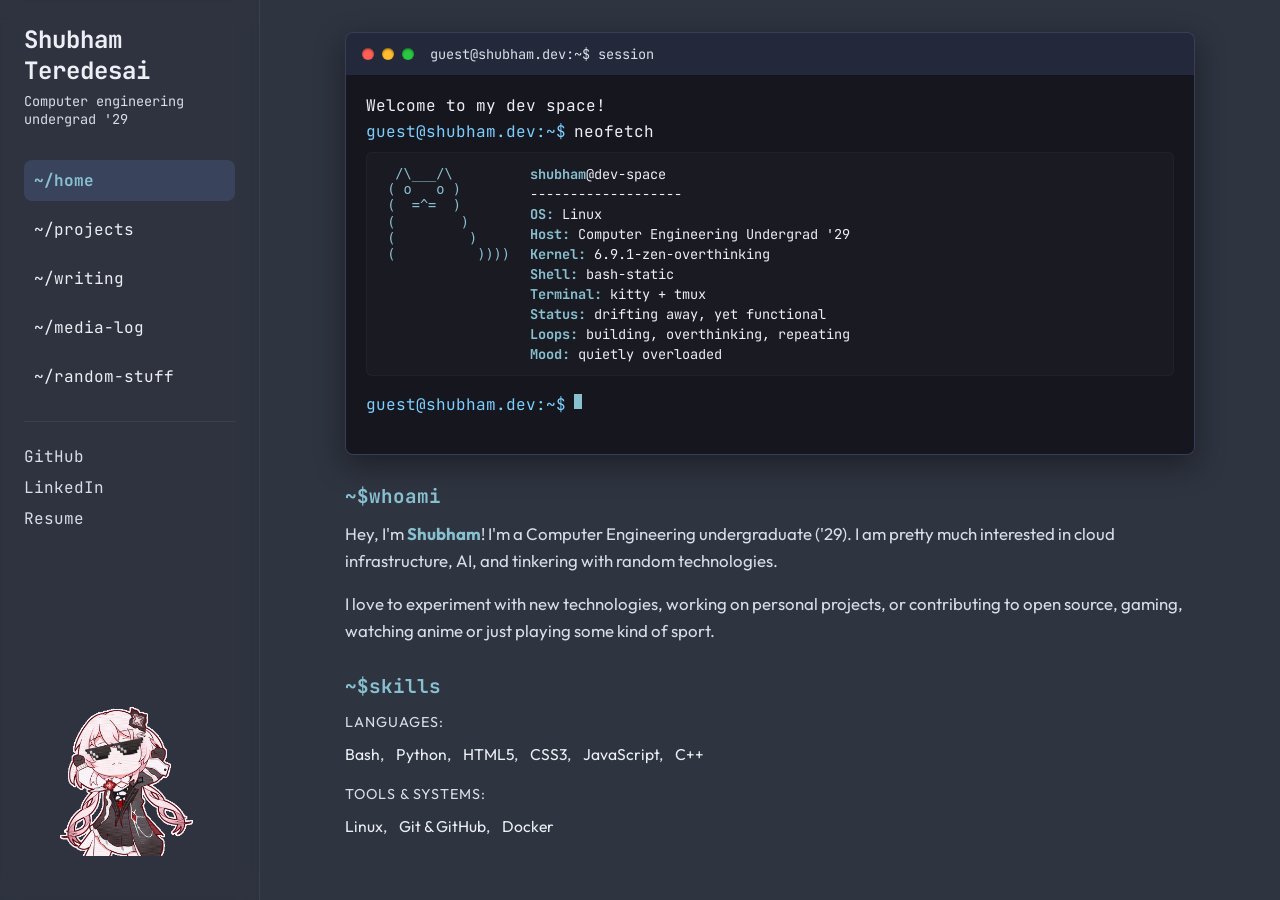
<file: index.html>
<!doctype html>
<html lang="en">
  <head>
    <meta charset="UTF-8" />
    <meta name="viewport" content="width=device-width, initial-scale=1.0" />
    <title>Clickify | Dev Space</title>
    <link rel="preconnect" href="https://fonts.googleapis.com" />
    <link rel="preconnect" href="https://fonts.gstatic.com" crossorigin />
    <link
      href="https://fonts.googleapis.com/css2?family=Outfit:wght@300;400;500;600;700&family=Inter:wght@300;400;500;600;700&family=JetBrains+Mono:ital,wght@0,100..800;1,100..800&display=swap"
      rel="stylesheet"
    />
    <link rel="stylesheet" href="css/style.css" />
  </head>
  <body>
    <!-- SIDEBAR -->
    <aside class="sidebar">
      <div class="sidebar-header">
        <h2>Shubham Teredesai</h2>
        <p>Computer engineering undergrad '29</p>
      </div>

      <nav class="sidebar-nav">
        <a class="nav-link active" href="index.html" data-tab="home">~/home</a>
        <a class="nav-link" href="pages/projects.html" data-tab="projects"
          >~/projects</a
        >
        <a class="nav-link" href="pages/writings/writing.html" data-tab="writing"
          >~/writing</a
        >
        <a class="nav-link" href="pages/media-log.html" data-tab="media-log"
          >~/media-log</a
        >
        <a
          class="nav-link"
          href="pages/random-stuff.html"
          data-tab="random-stuff"
          >~/random-stuff</a
        >
      </nav>

      <div class="sidebar-divider"></div>

      <div class="sidebar-links">
        <a href="https://github.com/iamclickify" target="_blank" rel="noopener"
          >GitHub</a
        >
        <a
          href="https://www.linkedin.com/in/shubham-teredesai/"
          target="_blank"
          rel="noopener"
          >LinkedIn</a
        >
        <a href="assets/resume.pdf" target="_blank" rel="noopener">Resume</a>
      </div>

      <div class="sidebar-gif">
        <img src="assets/lonely-lonely-lonely.gif" alt="Lonely sticker" />
      </div>
    </aside>

    <!-- MAIN -->
    <main class="main">
      <div class="home-grid">
        <!-- CENTER COLUMN (WIDE) -->
        <div class="center-column">
          <!-- TERMINAL -->
          <section class="terminal-module">
            <div class="terminal-header">
              <span class="dot red"></span>
              <span class="dot yellow"></span>
              <span class="dot green"></span>
              <span class="terminal-title">guest@shubham.dev:~$ session</span>
            </div>

            <div class="terminal" id="terminal-body">
              <div id="terminal-output">
                <div class="line-msg">Welcome to my dev space!</div>
                <div class="line">
                  <span class="prompt">guest@shubham.dev:~$</span>
                  <span class="cmd">neofetch</span>
                </div>

                <div class="neofetch-container">
                  <pre class="neofetch-logo">
  /\___/\
 ( o   o )
 (  =^=  )
 (        )
 (         )
 (          ))))
                </pre
                  >
                  <div class="neofetch-info">
                    <div><span class="info-label">shubham</span>@dev-space</div>
                    <div>-------------------</div>
                    <div><span class="info-label">OS:</span> Linux</div>
                    <div>
                      <span class="info-label">Host:</span> Computer Engineering
                      Undergrad '29
                    </div>
                    <div>
                      <span class="info-label">Kernel:</span>
                      6.9.1-zen-overthinking
                    </div>
                    <div>
                      <span class="info-label">Shell:</span> bash-static
                    </div>
                    <div>
                      <span class="info-label">Terminal:</span> kitty + tmux
                    </div>
                    <div>
                      <span class="info-label">Status:</span> drifting away, yet
                      functional
                    </div>
                    <div>
                      <span class="info-label">Loops:</span> building,
                      overthinking, repeating
                    </div>
                    <div>
                      <span class="info-label">Mood:</span> quietly overloaded
                    </div>
                  </div>
                </div>
              </div>

              <div class="line">
                <span class="prompt">guest@shubham.dev:~$</span>
                <span class="cursor"></span>
              </div>
            </div>
          </section>

          <!-- BIO -->
          <section class="bio-module">
            <h3>~$whoami</h3>
            <div class="bio-content">
              <p>
                Hey, I'm <span class="highlight">Shubham</span>! I'm a Computer
                Engineering undergraduate ('29). I am pretty much interested in cloud
                infrastructure, AI, and tinkering with random technologies.
              </p>
              <p>
                I love to experiment with new technologies, working on
                personal projects, or contributing to open source, gaming,
                watching anime or just playing some kind of sport.
              </p>
            </div>
          </section>

          <!-- SKILLS -->
          <section class="skills-module">
            <h3>~$skills</h3>
            <div class="skills-content">
              <div class="skills-group">
                <span class="skills-group-title">languages:</span>
                <div class="skills-list">
                  <span class="skill-badge">Bash</span>
                  <span class="skill-badge">Python</span>
                  <span class="skill-badge">HTML5</span>
                  <span class="skill-badge">CSS3</span>
                  <span class="skill-badge">JavaScript</span>
                  <span class="skill-badge">C++</span>
                </div>
              </div>
              <div class="skills-group">
                <span class="skills-group-title">tools & systems:</span>
                <div class="skills-list">
                  <span class="skill-badge">Linux</span>
                  <span class="skill-badge">Git & GitHub</span>
                  <span class="skill-badge">Docker</span>
                  
                </div>
              </div>
            </div>
          </section>
        </div>
      </div>
    </main>

    <script src="js/script.js"></script>
    <script src="assets/cache-bust.js"></script>
  </body>
</html>
</file>
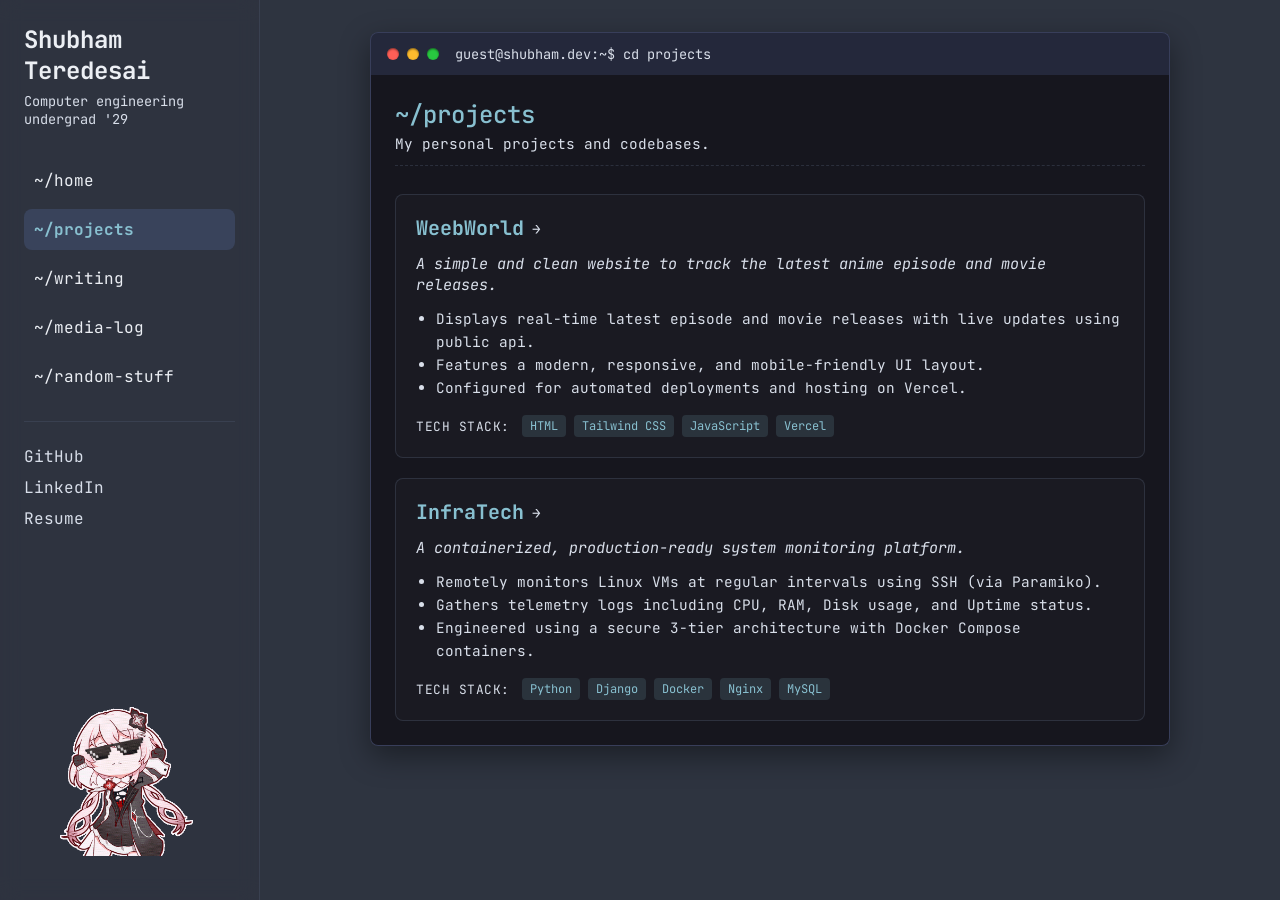
<file: pages/projects.html>
<!doctype html>
<html lang="en">
  <head>
    <meta charset="UTF-8" />
    <meta name="viewport" content="width=device-width, initial-scale=1.0" />
    <title>Clickify | projects</title>
    <link rel="preconnect" href="https://fonts.googleapis.com" />
    <link rel="preconnect" href="https://fonts.gstatic.com" crossorigin />
    <link
      href="https://fonts.googleapis.com/css2?family=JetBrains+Mono:ital,wght@0,100..800;1,100..800&display=swap"
      rel="stylesheet"
    />
    <link rel="stylesheet" href="../css/style.css" />
    <style>
      .project-card {
        background: rgba(255, 255, 255, 0.02);
        border: 1px solid var(--border-color);
        padding: 20px;
        border-radius: 8px;
        display: flex;
        flex-direction: column;
        gap: 12px;
        text-decoration: none;
        transition: background 0.2s ease, border-color 0.2s ease;
        cursor: pointer;
      }
      .project-card:hover {
        background: rgba(255, 255, 255, 0.05);
        border-color: var(--accent);
      }
      .project-card h2 {
        margin: 0;
        font-size: 1.25rem;
        font-family: 'JetBrains Mono', monospace;
        color: var(--accent);
        display: inline-flex;
        align-items: center;
        gap: 8px;
      }
    </style>
  </head>
  <body>
    <!-- SIDEBAR -->
    <aside class="sidebar">
      <div class="sidebar-header">
        <h2>Shubham Teredesai</h2>
        <p>Computer engineering undergrad '29</p>
      </div>

      <nav class="sidebar-nav">
        <a class="nav-link" href="../index.html" data-tab="home">~/home</a>
        <a class="nav-link active" href="projects.html" data-tab="projects">~/projects</a>
        <a class="nav-link" href="writings/writing.html" data-tab="writing">~/writing</a>
        <a class="nav-link" href="media-log.html" data-tab="media-log">~/media-log</a>
        <a class="nav-link" href="random-stuff.html" data-tab="random-stuff">~/random-stuff</a>
      </nav>

      <div class="sidebar-divider"></div>

      <div class="sidebar-links">
        <a href="https://github.com/iamclickify" target="_blank" rel="noopener"
          >GitHub</a
        >
        <a
          href="https://www.linkedin.com/in/shubham-teredesai/"
          target="_blank"
          rel="noopener"
          >LinkedIn</a
        >
        <a href="../assets/resume.pdf" target="_blank" rel="noopener">Resume</a>
      </div>

      <div class="sidebar-gif">
        <img src="../assets/lonely-lonely-lonely.gif" alt="Lonely sticker" />
      </div>
    </aside>

    <!-- MAIN -->
    <main class="main">
      <div style="max-width: 800px; margin: 0 auto;">
        <section class="terminal-module">
          <div class="terminal-header">
            <span class="dot red"></span>
            <span class="dot yellow"></span>
            <span class="dot green"></span>
            <span class="terminal-title">guest@shubham.dev:~$ cd projects</span>
          </div>

          <div class="terminal" style="height: auto; min-height: 320px; display: flex; flex-direction: column; gap: 20px; padding: 24px;">
            <div style="border-bottom: 1px dashed var(--border-color); padding-bottom: 12px; margin-bottom: 8px;">
              <h1 style="color: var(--accent); font-family: 'JetBrains Mono', monospace; font-weight: 500; font-size: 1.5rem; margin: 0;">~/projects</h1>
              <p style="color: var(--text-muted); font-size: 0.9rem; margin-top: 4px; font-family: 'JetBrains Mono', monospace;">My personal projects and codebases.</p>
            </div>
            
            <!-- Project 1 -->
            <a href="https://github.com/iamclickify/WeebWorld" target="_blank" rel="noopener" class="project-card">
              <div style="display: flex; justify-content: space-between; align-items: flex-start; flex-wrap: wrap; gap: 8px;">
                <h2>
                  WeebWorld
                  <span style="font-size: 0.9rem; color: var(--text-muted); font-weight: normal;">→</span>
                </h2>
              </div>
              
              <p style="color: var(--text-muted); font-size: 0.95rem; margin: 0; font-family: 'JetBrains Mono', monospace; font-style: italic;">
                A simple and clean website to track the latest anime episode and movie releases.
              </p>
              
              <ul style="color: var(--text-muted); font-size: 0.9rem; line-height: 1.6; margin: 0; padding-left: 20px; font-family: 'JetBrains Mono', monospace;">
                <li>Displays real-time latest episode and movie releases with live updates using public api.</li>
                <li>Features a modern, responsive, and mobile-friendly UI layout.</li>
                <li>Configured for automated deployments and hosting on Vercel.</li>
              </ul>

              <div style="display: flex; flex-wrap: wrap; gap: 8px; margin-top: 4px; align-items: center;">
                <span style="color: var(--text-muted); font-size: 0.8rem; font-family: 'JetBrains Mono', monospace; text-transform: uppercase; letter-spacing: 0.5px; margin-right: 4px;">Tech Stack:</span>
                <span style="font-size: 0.75rem; background: rgba(136, 192, 208, 0.15); color: var(--accent); padding: 3px 8px; border-radius: 4px; font-family: 'JetBrains Mono', monospace;">HTML</span>
                <span style="font-size: 0.75rem; background: rgba(136, 192, 208, 0.15); color: var(--accent); padding: 3px 8px; border-radius: 4px; font-family: 'JetBrains Mono', monospace;">Tailwind CSS</span>
                <span style="font-size: 0.75rem; background: rgba(136, 192, 208, 0.15); color: var(--accent); padding: 3px 8px; border-radius: 4px; font-family: 'JetBrains Mono', monospace;">JavaScript</span>
                <span style="font-size: 0.75rem; background: rgba(136, 192, 208, 0.15); color: var(--accent); padding: 3px 8px; border-radius: 4px; font-family: 'JetBrains Mono', monospace;">Vercel</span>
              </div>
            </a>

            <!-- Project 2 -->
            <a href="https://github.com/iamclickify/InfraTech" target="_blank" rel="noopener" class="project-card">
              <div style="display: flex; justify-content: space-between; align-items: flex-start; flex-wrap: wrap; gap: 8px;">
                <h2>
                  InfraTech
                  <span style="font-size: 0.9rem; color: var(--text-muted); font-weight: normal;">→</span>
                </h2>
              </div>
              
              <p style="color: var(--text-muted); font-size: 0.95rem; margin: 0; font-family: 'JetBrains Mono', monospace; font-style: italic;">
                A containerized, production-ready system monitoring platform.
              </p>
              
              <ul style="color: var(--text-muted); font-size: 0.9rem; line-height: 1.6; margin: 0; padding-left: 20px; font-family: 'JetBrains Mono', monospace;">
                <li>Remotely monitors Linux VMs at regular intervals using SSH (via Paramiko).</li>
                <li>Gathers telemetry logs including CPU, RAM, Disk usage, and Uptime status.</li>
                <li>Engineered using a secure 3-tier architecture with Docker Compose containers.</li>
              </ul>

              <div style="display: flex; flex-wrap: wrap; gap: 8px; margin-top: 4px; align-items: center;">
                <span style="color: var(--text-muted); font-size: 0.8rem; font-family: 'JetBrains Mono', monospace; text-transform: uppercase; letter-spacing: 0.5px; margin-right: 4px;">Tech Stack:</span>
                <span style="font-size: 0.75rem; background: rgba(136, 192, 208, 0.15); color: var(--accent); padding: 3px 8px; border-radius: 4px; font-family: 'JetBrains Mono', monospace;">Python</span>
                <span style="font-size: 0.75rem; background: rgba(136, 192, 208, 0.15); color: var(--accent); padding: 3px 8px; border-radius: 4px; font-family: 'JetBrains Mono', monospace;">Django</span>
                <span style="font-size: 0.75rem; background: rgba(136, 192, 208, 0.15); color: var(--accent); padding: 3px 8px; border-radius: 4px; font-family: 'JetBrains Mono', monospace;">Docker</span>
                <span style="font-size: 0.75rem; background: rgba(136, 192, 208, 0.15); color: var(--accent); padding: 3px 8px; border-radius: 4px; font-family: 'JetBrains Mono', monospace;">Nginx</span>
                <span style="font-size: 0.75rem; background: rgba(136, 192, 208, 0.15); color: var(--accent); padding: 3px 8px; border-radius: 4px; font-family: 'JetBrains Mono', monospace;">MySQL</span>
              </div>
            </a>
          </div>
        </section>
      </div>
    </main>

    <script src="../js/script.js"></script>
  </body>
</html>
</file>
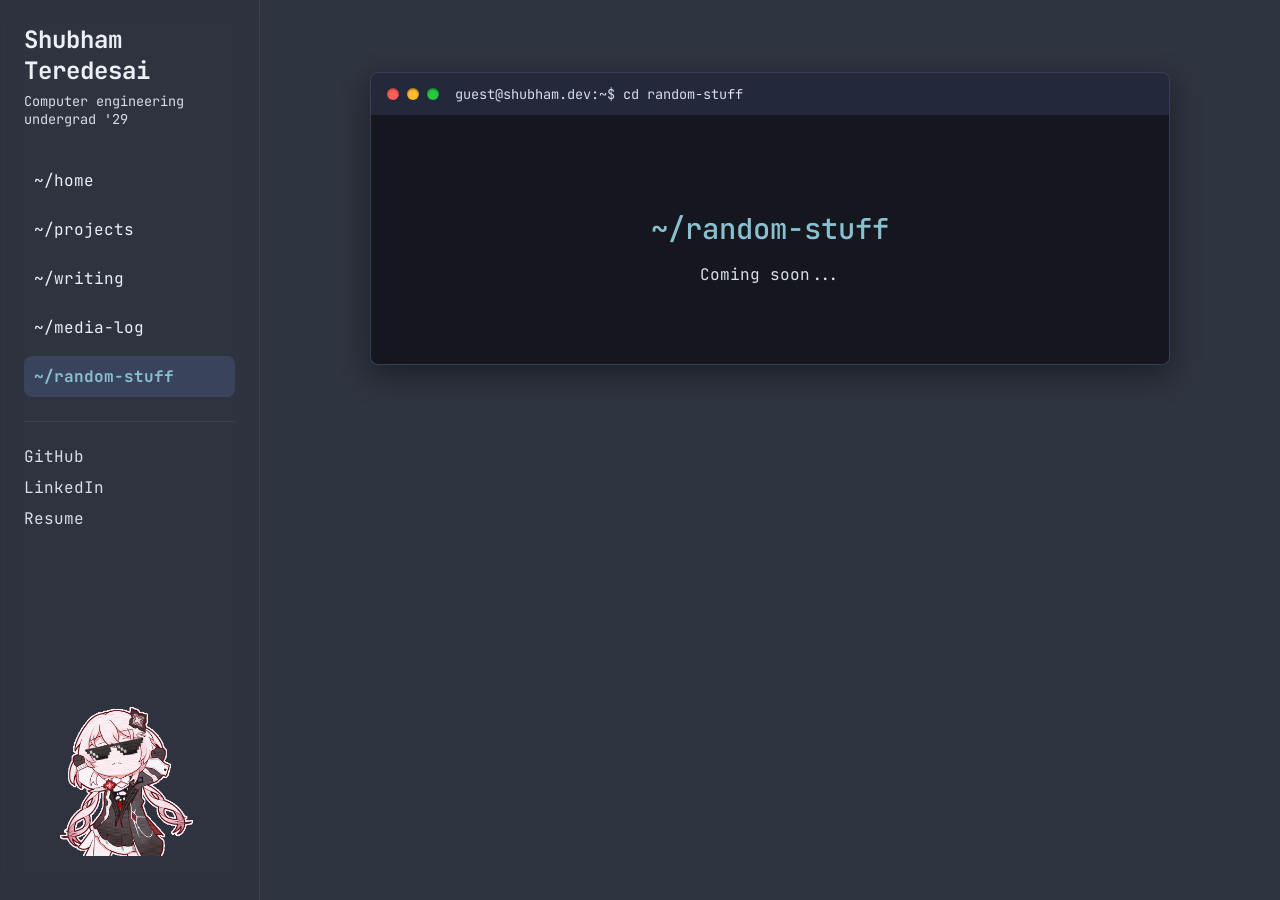
<file: pages/random-stuff.html>
<!doctype html>
<html lang="en">
  <head>
    <meta charset="UTF-8" />
    <meta name="viewport" content="width=device-width, initial-scale=1.0" />
    <title>Clickify | random-stuff</title>
    <link rel="preconnect" href="https://fonts.googleapis.com" />
    <link rel="preconnect" href="https://fonts.gstatic.com" crossorigin />
    <link
      href="https://fonts.googleapis.com/css2?family=JetBrains+Mono:ital,wght@0,100..800;1,100..800&display=swap"
      rel="stylesheet"
    />
    <link rel="stylesheet" href="../css/style.css" />
  </head>
  <body>
    <!-- SIDEBAR -->
    <aside class="sidebar">
      <div class="sidebar-header">
        <h2>Shubham Teredesai</h2>
        <p>Computer engineering undergrad '29</p>
      </div>

      <nav class="sidebar-nav">
        <a class="nav-link" href="../index.html" data-tab="home">~/home</a>
        <a class="nav-link" href="projects.html" data-tab="projects">~/projects</a>
        <a class="nav-link" href="writings/writing.html" data-tab="writing">~/writing</a>
        <a class="nav-link" href="media-log.html" data-tab="media-log">~/media-log</a>
        <a class="nav-link active" href="random-stuff.html" data-tab="random-stuff">~/random-stuff</a>
      </nav>

      <div class="sidebar-divider"></div>

      <div class="sidebar-links">
        <a href="https://github.com/iamclickify" target="_blank" rel="noopener"
          >GitHub</a
        >
        <a
          href="https://www.linkedin.com/in/shubham-teredesai/"
          target="_blank"
          rel="noopener"
          >LinkedIn</a
        >
        <a href="../assets/resume.pdf" target="_blank" rel="noopener">Resume</a>
      </div>

      <div class="sidebar-gif">
        <img src="../assets/lonely-lonely-lonely.gif" alt="Lonely sticker" />
      </div>
    </aside>

    <!-- MAIN -->
    <main class="main">
      <div style="max-width: 800px; margin: 40px auto;">
        <section class="terminal-module">
          <div class="terminal-header">
            <span class="dot red"></span>
            <span class="dot yellow"></span>
            <span class="dot green"></span>
            <span class="terminal-title">guest@shubham.dev:~$ cd random-stuff</span>
          </div>

          <div class="terminal" style="height: auto; min-height: 250px; display: flex; flex-direction: column; justify-content: center; align-items: center; text-align: center; gap: 16px;">
            <div style="font-size: 3rem;"></div>
            <h1 style="color: var(--accent); font-family: 'JetBrains Mono', monospace; font-weight: 500; font-size: 1.8rem; margin: 0;">~/random-stuff</h1>
            <p style="color: var(--text-muted); font-size: 1rem; margin: 0;">Coming soon...</p>
          </div>
        </section>
      </div>
    </main>

    <script src="../js/script.js"></script>
  </body>
</html>
</file>
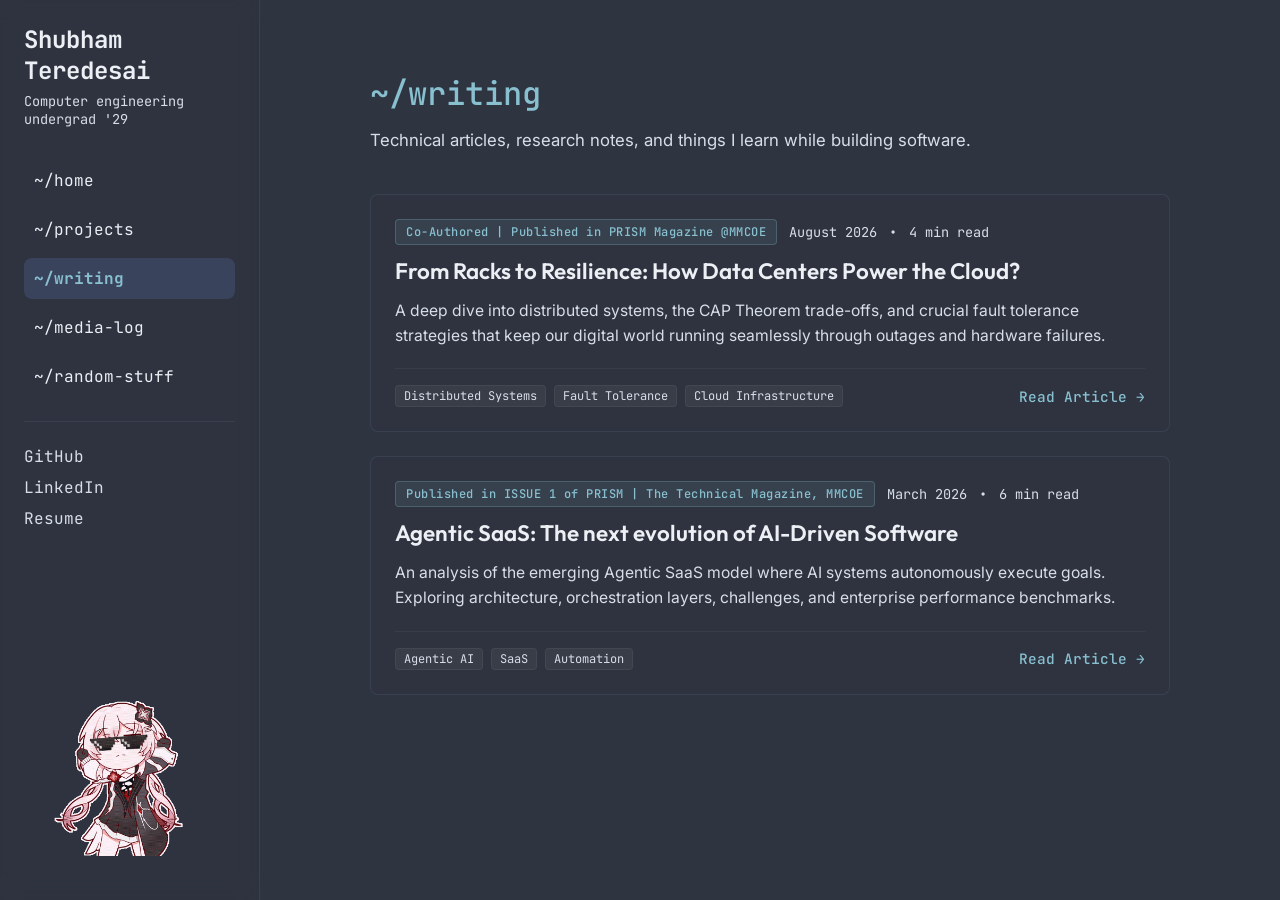
<file: pages/writing.html>
<!DOCTYPE html>
<html>
<head>
    <meta http-equiv="refresh" content="0; url=writings/writing.html">
    <script type="text/javascript">
        window.location.href = "writings/writing.html";
    </script>
    <title>Redirecting...</title>
</head>
<body>
    If you are not redirected, <a href="writings/writing.html">click here</a>.
</body>
</html>
</file>
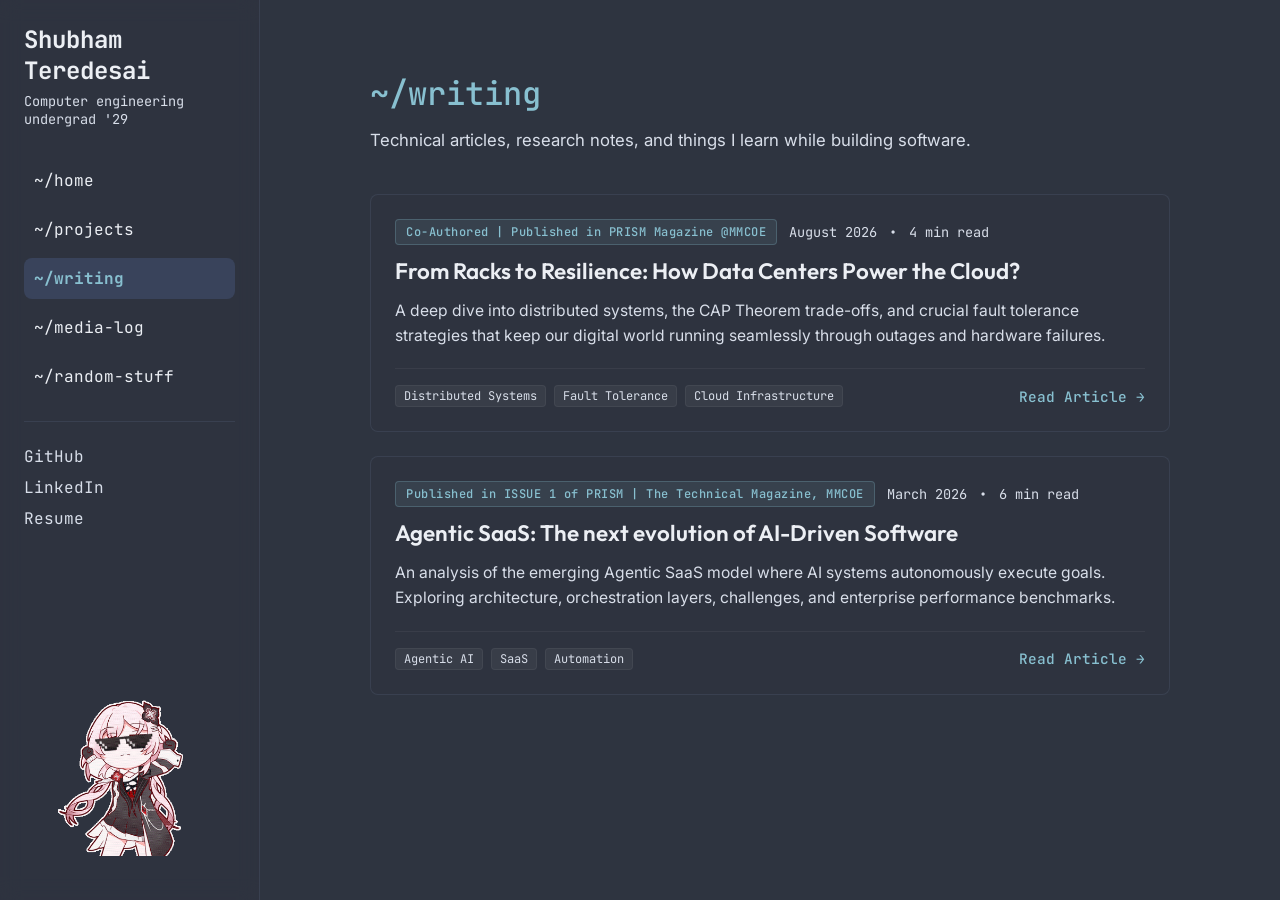
<file: pages/writings/writing.html>
<!doctype html>
<html lang="en">
  <head>
    <meta charset="UTF-8" />
    <meta name="viewport" content="width=device-width, initial-scale=1.0" />
    <title>Writing | Shubham</title>
    <link rel="preconnect" href="https://fonts.googleapis.com" />
    <link rel="preconnect" href="https://fonts.gstatic.com" crossorigin />
    <link
      href="https://fonts.googleapis.com/css2?family=Outfit:wght@300;400;500;600;700&family=Inter:wght@300;400;500;600;700&family=JetBrains+Mono:ital,wght@0,100..800;1,100..800&display=swap"
      rel="stylesheet"
    />
    <link rel="stylesheet" href="../../css/style.css" />
    <link rel="stylesheet" href="../../css/writing.css" />
  </head>
  <body>
    <!-- SIDEBAR -->
    <aside class="sidebar">
      <div class="sidebar-header">
        <h2>Shubham Teredesai</h2>
        <p>Computer engineering undergrad '29</p>
      </div>

      <nav class="sidebar-nav">
        <a class="nav-link" href="../../index.html" data-tab="home">~/home</a>
        <a class="nav-link" href="../projects.html" data-tab="projects">~/projects</a>
        <a class="nav-link active" href="writing.html" data-tab="writing">~/writing</a>
        <a class="nav-link" href="../media-log.html" data-tab="media-log">~/media-log</a>
        <a class="nav-link" href="../random-stuff.html" data-tab="random-stuff">~/random-stuff</a>
      </nav>

      <div class="sidebar-divider"></div>

      <div class="sidebar-links">
        <a href="https://github.com/iamclickify" target="_blank" rel="noopener"
          >GitHub</a
        >
        <a
          href="https://www.linkedin.com/in/shubham-teredesai/"
          target="_blank"
          rel="noopener"
          >LinkedIn</a
        >
        <a href="../../assets/resume.pdf" target="_blank" rel="noopener">Resume</a>
      </div>

      <div class="sidebar-gif">
        <img src="../../assets/lonely-lonely-lonely.gif" alt="Lonely sticker" />
      </div>
    </aside>

    <!-- MAIN -->
    <main class="main">
      <div class="writing-container">
        <header class="writing-header">
          <h1>~/writing</h1>
          <p>Technical articles, research notes, and things I learn while building software.</p>
        </header>

        <div class="articles-list">
        
        
        <a href="from-racks-to-resilience.html" class="article-card">
            <div class="article-card-meta">
              <span class="badge">Co-Authored | Published in PRISM Magazine @MMCOE</span>
              <span>August 2026</span>
              <span>•</span>
              <span>4 min read</span>
            </div>
            <h2>From Racks to Resilience: How Data Centers Power the Cloud?</h2>
            <p class="article-card-desc">A deep dive into distributed systems, the CAP Theorem trade-offs, and crucial fault tolerance strategies that keep our digital world running seamlessly through outages and hardware failures.</p>
            <div class="article-card-footer">
              <div class="article-tags">
                <span class="tag">Distributed Systems</span>
                <span class="tag">Fault Tolerance</span>
                <span class="tag">Cloud Infrastructure</span>
              </div>
              <div class="read-more-link">Read Article →</div>
            </div>
        </a>
          
        
          <!-- ARTICLE CARD -->
          <a href="ai-agentic-saas.html" class="article-card">
            <div class="article-card-meta">
              <span class="badge">Published in ISSUE 1 of PRISM | The Technical Magazine, MMCOE</span>
              <span>March 2026</span>
              <span>•</span>
              <span>6 min read</span>
            </div>
            <h2>Agentic SaaS: The next evolution of AI-Driven Software</h2>
            <p class="article-card-desc">An analysis of the emerging Agentic SaaS model where AI systems autonomously execute goals. Exploring architecture, orchestration layers, challenges, and enterprise performance benchmarks.</p>
            <div class="article-card-footer">
              <div class="article-tags">
                <span class="tag">Agentic AI</span>
                <span class="tag">SaaS</span>
                <span class="tag">Automation</span>
              </div>
              <div class="read-more-link">Read Article →</div>
            </div>
          </a>
        </div>
      </div>
    </main>

    <script src="../../js/script.js"></script>
    <script src="/assets/cache-bust.js"></script>
  </body>
</html>
</file>
<file: css/style.css>
:root {
  --bg: #2e3440;
  --text: #eceff4;
  --text-muted: #d8dee9;
  --accent: #88c0d0;
  --ok: #a3be8c;
  --warn: #ebcb8b;
  --error: #bf616a;
  --panel-bg: rgba(46, 52, 64, 0.65);
  --border-color: rgba(76, 86, 106, 0.4);
  --terminal-header-bg: rgba(46, 52, 64, 0.7);
  --terminal-bg: rgba(36, 41, 51, 0.95);
}

/* RESET */
* {
  margin: 0;
  padding: 0;
  box-sizing: border-box;
}

/* LAYOUT ROOT */
body {
  display: flex;
  height: 100vh;
  font-family: "JetBrains Mono", monospace;
  background: var(--bg);
  color: var(--text);
  overflow: hidden;
}

/* SIDEBAR */
.sidebar {
  width: 260px;
  flex-shrink: 0;
  height: 100vh;

  padding: 24px;

  display: flex;
  flex-direction: column;

  background: var(--panel-bg);
  backdrop-filter: blur(10px);
  border-right: 1px solid var(--border-color);
}

.sidebar-header p {
  color: var(--text-muted);
  margin-top: 6px;
  font-size: 0.85rem;
}

.sidebar-nav {
  margin-top: 32px;
  display: flex;
  flex-direction: column;
  gap: 8px;
}

.nav-link {
  color: var(--text);
  text-decoration: none;
  padding: 10px;
  border-radius: 8px;
  cursor: pointer;
  transition: background 0.2s ease, color 0.2s ease;
}

.nav-link:hover {
  background: rgba(255, 255, 255, 0.05);
}

.nav-link.active {
  background: rgba(122, 162, 247, 0.15);
  color: var(--accent);
  font-weight: bold;
}

.sidebar-divider {
  height: 1px;
  margin: 24px 0;
  background: var(--border-color);
}

.sidebar-links a {
  display: block;
  margin-bottom: 10px;
  color: var(--text-muted);
  text-decoration: none;
  transition: color 0.2s ease;
}

.sidebar-links a:hover {
  color: var(--accent);
}

.sidebar-gif {
  margin-top: auto;
  margin-bottom: 20px;
  border-radius: 8px;
  overflow: hidden;
  display: flex;
  justify-content: center;
  align-items: center;
  background: transparent;
}

.sidebar-gif img {
  width: 170px;
  height: auto;
  display: block;
  object-fit: contain;
}

.sidebar-status {
  color: var(--text-muted);
}

.sidebar-status .status-title {
  color: var(--accent);
  text-transform: uppercase;
  font-size: 0.75rem;
  letter-spacing: 1px;
  margin-bottom: 4px;
}

/* MAIN */
.main {
  flex: 1;
  padding: 32px;
  overflow-y: auto;
}

/* GRID SYSTEM */
.home-grid {
  max-width: 850px;
  margin: 0 auto;
}

/* COLUMNS */
.center-column {
  display: flex;
  flex-direction: column;
  gap: 28px;
}

.terminal-module {
  display: flex;
  flex-direction: column;
  box-shadow: 0 10px 30px rgba(0, 0, 0, 0.4);
  border-radius: 8px;
  overflow: hidden;
}

.terminal-header {
  display: flex;
  align-items: center;
  gap: 8px;

  padding: 12px 16px;
  background: #24283b;
  border: 1px solid #383e5a;
  border-bottom: none;
  border-top-left-radius: 8px;
  border-top-right-radius: 8px;
}

.dot {
  width: 12px;
  height: 12px;
  border-radius: 50%;
  box-shadow: inset 0 1px 2px rgba(0,0,0,0.5);
}

.red { background: #ff5f57; }
.yellow { background: #febc2e; }
.green { background: #28c840; }

.terminal-title {
  margin-left: 8px;
  color: var(--text-muted);
  font-size: 0.85rem;
}

/* TERMINAL MAIN */
.terminal {
  padding: 20px;
  background: #16161e;
  border: 1px solid #383e5a;
  border-top: none;
  border-bottom-left-radius: 8px;
  border-bottom-right-radius: 8px;
  display: flex;
  flex-direction: column;
  gap: 10px;
  height: 380px;
  overflow-y: auto;
  
  /* HIDE SCROLLBARS */
  scrollbar-width: none;
  -ms-overflow-style: none;
}

.terminal::-webkit-scrollbar {
  display: none;
}

/* TERMINAL CONTROLS */
.line, .line-msg {
  display: flex;
  gap: 8px;
  line-height: 1.4;
}

.line {
  color: var(--text-muted);
}

.line-msg {
  color: var(--text);
  margin-bottom: 4px;
}

.line-msg .highlight {
  color: var(--accent);
  font-weight: bold;
}

.prompt { color: #7dcfff; }
.cmd { color: var(--text); }

.neofetch-container {
  display: flex;
  gap: 20px;
  margin: 8px 0;
  padding: 12px;
  background: rgba(255,255,255,0.02);
  border-radius: 6px;
  border: 1px solid rgba(255,255,255,0.03);
  font-size: 0.85rem;
}

.neofetch-logo {
  color: var(--accent);
  white-space: pre;
  line-height: 1.2;
}

.neofetch-info {
  display: flex;
  flex-direction: column;
  gap: 2px;
}

.info-label {
  color: var(--accent);
  font-weight: bold;
}

/* TERMINAL CURSOR */
.cursor {
  display: inline-block;
  width: 8px;
  height: 15px;
  background: var(--accent);
  animation: blink 1s step-end infinite;
  vertical-align: middle;
}

@keyframes blink {
  50% { opacity: 0; }
}

/* GENERAL MODULE TITLES (BACKGROUND COMPONENTS) */
.bio-module h3 {
  color: var(--accent);
  margin-bottom: 12px;
  font-size: 1.2rem;
  text-transform: lowercase;
}

/* BIO MODULE */
.bio-content {
  font-family: "Outfit", "Inter", sans-serif;
  font-size: 1.05rem;
  line-height: 1.6;
  color: var(--text-muted);
}

.bio-content p {
  margin-bottom: 16px;
}

.bio-content p:last-child {
  margin-bottom: 0;
}

.bio-content .highlight {
  color: var(--accent);
  font-weight: bold;
}

/* RESPONSIVE DESIGN */
@media (max-width: 768px) {
  body {
    flex-direction: column;
    height: auto;
    overflow-y: auto;
  }
  .sidebar {
    width: 100%;
    height: auto;
    border-right: none;
    border-bottom: 1px solid rgba(65, 72, 104, 0.5);
  }
  .sidebar-status {
    margin-top: 16px;
  }
  .main {
    padding: 20px;
  }
}

/* SKILLS MODULE */
.skills-module h3 {
  color: var(--accent);
  margin-bottom: 12px;
  font-size: 1.2rem;
  text-transform: lowercase;
}

.skills-content {
  font-family: "Outfit", "Inter", sans-serif;
  display: flex;
  flex-direction: column;
  gap: 16px;
  font-size: 1.05rem;
  line-height: 1.6;
}

.skills-group {
  display: flex;
  flex-direction: column;
  gap: 8px;
}

.skills-group-title {
  color: var(--text-muted);
  font-size: 0.9rem;
  text-transform: uppercase;
  letter-spacing: 1px;
}

.skills-list {
  display: flex;
  flex-wrap: wrap;
  gap: 8px 12px;
}

.skill-badge {
  color: var(--text);
  font-size: 0.98rem;
}

.skill-badge:not(:last-child)::after {
  content: ",";
  color: var(--text-muted);
}
</file>
<file: css/writing.css>
/* WRITING BLOG PAGE STYLES */

/* --- LAYOUTS --- */
.writing-container {
  max-width: 800px;
  margin: 40px auto;
  opacity: 0;
  animation: fadeIn 0.4s ease forwards;
}

.writing-header {
  margin-bottom: 40px;
}

.writing-header h1 {
  font-family: 'JetBrains Mono', monospace;
  font-size: 2rem;
  color: var(--accent);
  margin-bottom: 12px;
  font-weight: 500;
}

.writing-header p {
  font-family: 'Inter', sans-serif;
  color: var(--text-muted);
  font-size: 1.05rem;
  line-height: 1.6;
}

/* --- ARTICLES LIST VIEW --- */
.articles-list {
  display: flex;
  flex-direction: column;
  gap: 24px;
}

.article-card {
  background: var(--panel-bg);
  border: 1px solid var(--border-color);
  border-radius: 8px;
  padding: 24px;
  text-decoration: none;
  color: var(--text);
  display: flex;
  flex-direction: column;
  gap: 12px;
  transition: transform 0.2s ease, border-color 0.2s ease, box-shadow 0.2s ease;
}

.article-card:hover {
  transform: translateY(-2px);
  border-color: var(--accent);
  box-shadow: 0 4px 20px rgba(0, 0, 0, 0.25);
}

.article-card-meta {
  display: flex;
  flex-wrap: wrap;
  align-items: center;
  gap: 12px;
  font-size: 0.85rem;
  color: var(--text-muted);
}

.badge {
  background: rgba(136, 192, 208, 0.1);
  color: var(--accent);
  padding: 4px 10px;
  border-radius: 4px;
  border: 1px solid rgba(136, 192, 208, 0.25);
  font-size: 0.75rem;
  font-weight: 500;
  letter-spacing: 0.5px;
}

.article-card h2 {
  font-family: 'Outfit', 'Inter', sans-serif;
  font-size: 1.4rem;
  font-weight: 600;
  margin: 0;
  line-height: 1.3;
  transition: color 0.2s ease;
}

.article-card:hover h2 {
  color: var(--accent);
}

.article-card-desc {
  font-family: 'Inter', sans-serif;
  color: var(--text-muted);
  font-size: 0.98rem;
  line-height: 1.6;
}

.article-card-footer {
  display: flex;
  justify-content: space-between;
  align-items: center;
  margin-top: 8px;
  border-top: 1px solid rgba(255, 255, 255, 0.05);
  padding-top: 16px;
}

.article-tags {
  display: flex;
  flex-wrap: wrap;
  gap: 8px;
}

.tag {
  font-family: 'JetBrains Mono', monospace;
  font-size: 0.75rem;
  background: rgba(255, 255, 255, 0.05);
  color: var(--text-muted);
  padding: 2px 8px;
  border-radius: 4px;
  border: 1px solid rgba(255, 255, 255, 0.05);
}

.read-more-link {
  font-family: 'JetBrains Mono', monospace;
  font-size: 0.9rem;
  color: var(--accent);
  font-weight: 500;
  display: flex;
  align-items: center;
  gap: 4px;
}


/* --- ARTICLE DETAIL VIEW --- */
.article-detail-container {
  display: flex;
  position: relative;
  gap: 40px;
  max-width: 1100px;
  margin: 40px auto;
  opacity: 0;
  animation: fadeIn 0.4s ease forwards;
}

.article-detail-main {
  flex: 1;
  max-width: 800px;
  min-width: 0;
}

/* Back Link */
.back-link {
  display: inline-flex;
  align-items: center;
  gap: 8px;
  color: var(--text-muted);
  text-decoration: none;
  font-family: 'JetBrains Mono', monospace;
  font-size: 0.9rem;
  margin-bottom: 24px;
  transition: color 0.2s ease;
}

.back-link:hover {
  color: var(--accent);
}

/* Article Meta Header */
.detail-header {
  margin-bottom: 32px;
}

.detail-header h1 {
  font-family: 'Outfit', 'Inter', sans-serif;
  font-size: 2.4rem;
  font-weight: 700;
  line-height: 1.25;
  margin-bottom: 20px;
  color: var(--text);
}

.detail-meta-row {
  display: flex;
  flex-direction: column;
  gap: 16px;
  border-bottom: 1px solid var(--border-color);
  padding-bottom: 24px;
}

.detail-meta-text {
  font-family: 'JetBrains Mono', monospace;
  font-size: 0.9rem;
  color: var(--text-muted);
  display: flex;
  flex-direction: column;
  gap: 6px;
}

.detail-meta-text .pub-badge {
  align-self: flex-start;
}

/* Cover Image */
.article-cover {
  width: 100%;
  max-height: 420px;
  object-fit: cover;
  border-radius: 8px;
  margin-bottom: 40px;
  border: 1px solid var(--border-color);
  display: block;
}

/* Typography & Elements */
.article-content {
  font-family: 'Inter', sans-serif;
  font-size: 18px;
  line-height: 1.8;
  color: #e5e9f0;
}

.article-content h1, 
.article-content h2, 
.article-content h3, 
.article-content h4 {
  font-family: 'Outfit', 'Inter', sans-serif;
  color: var(--text);
  margin-top: 1.8em;
  margin-bottom: 0.6em;
  font-weight: 600;
  line-height: 1.3;
  scroll-margin-top: 40px; /* Offset for smooth scroll positioning */
}

.article-content h1 { font-size: 1.8rem; }
.article-content h2 { font-size: 1.5rem; }
.article-content h3 { font-size: 1.25rem; }

.article-content p {
  margin-bottom: 1.5em;
}

.article-content img {
  width: 100%;
  height: auto;
  border-radius: 8px;
  margin-top: 1.5em;
  margin-bottom: 0.5em;
  border: 1px solid var(--border-color);
}

.article-content figure {
  margin: 2em 0;
}

.article-content figcaption,
.article-content img + em {
  display: block;
  text-align: center;
  font-size: 0.85rem;
  color: var(--text-muted);
  margin-top: 8px;
  font-style: italic;
}

.article-content a {
  color: var(--accent);
  text-decoration: underline;
  transition: color 0.15s ease;
}

.article-content a:hover {
  color: var(--text);
}

.article-content ul, 
.article-content ol {
  margin-bottom: 1.5em;
  padding-left: 1.8em;
}

.article-content li {
  margin-bottom: 0.5em;
}

.article-content code {
  font-family: 'JetBrains Mono', monospace;
  font-size: 0.9em;
  background: rgba(255, 255, 255, 0.08);
  padding: 2px 6px;
  border-radius: 4px;
  color: #88c0d0;
}

.article-content pre {
  background: #1e222a;
  border: 1px solid var(--border-color);
  border-radius: 8px;
  padding: 20px;
  overflow-x: auto;
  margin-bottom: 1.8em;
}

.article-content pre code {
  background: transparent;
  padding: 0;
  font-size: 0.85rem;
  color: var(--text);
  line-height: 1.5;
}

.article-content blockquote {
  border-left: 4px solid var(--accent);
  background: rgba(136, 192, 208, 0.05);
  margin: 2em 0;
  padding: 16px 24px;
  border-radius: 0 8px 8px 0;
  font-style: italic;
  color: var(--text-muted);
}

.article-content blockquote p {
  margin-bottom: 0;
}

.article-content hr {
  border: none;
  border-top: 1px solid var(--border-color);
  margin: 2.5em 0;
}

.article-content table {
  width: 100%;
  border-collapse: collapse;
  margin-bottom: 2em;
  font-size: 0.95rem;
}

.article-content th, 
.article-content td {
  padding: 12px 16px;
  border: 1px solid var(--border-color);
  text-align: left;
}

.article-content th {
  background: rgba(255, 255, 255, 0.03);
  font-weight: 600;
  color: var(--text);
}

.article-content tr:nth-child(even) {
  background: rgba(255, 255, 255, 0.01);
}

/* --- TABLE OF CONTENTS (DESKTOP) --- */
.toc-sidebar {
  width: 250px;
  position: sticky;
  top: 40px;
  height: fit-content;
  max-height: calc(100vh - 80px);
  overflow-y: auto;
  padding-left: 20px;
  border-left: 1px solid var(--border-color);
}

.toc-title {
  font-family: 'JetBrains Mono', monospace;
  font-size: 0.85rem;
  text-transform: uppercase;
  letter-spacing: 1px;
  color: var(--accent);
  margin-bottom: 16px;
  font-weight: 600;
}

.toc-list {
  list-style: none;
  padding: 0;
  margin: 0;
  display: flex;
  flex-direction: column;
  gap: 12px;
}

.toc-item a {
  font-family: 'Inter', sans-serif;
  font-size: 0.88rem;
  color: var(--text-muted);
  text-decoration: none;
  transition: color 0.15s ease, padding-left 0.15s ease;
  display: block;
  line-height: 1.4;
}

.toc-item.h2 {
  padding-left: 0;
}

.toc-item.h3 {
  padding-left: 16px;
  font-size: 0.82rem;
}

.toc-item a:hover,
.toc-item.active a {
  color: var(--accent);
  padding-left: 4px;
}

.toc-item.active a {
  font-weight: 500;
}

/* --- BOTTOM OF ARTICLE --- */
.article-footer {
  margin-top: 48px;
  padding-top: 32px;
  border-top: 1px solid var(--border-color);
}

.article-footer-note {
  font-family: 'Inter', sans-serif;
  font-size: 0.95rem;
  color: var(--text-muted);
  margin-bottom: 24px;
}

.article-footer-buttons {
  display: flex;
  flex-wrap: wrap;
  gap: 16px;
  margin-bottom: 40px;
}

.btn-prism {
  font-family: 'JetBrains Mono', monospace;
  font-size: 0.9rem;
  color: var(--accent);
  background: rgba(136, 192, 208, 0.07);
  border: 1px solid rgba(136, 192, 208, 0.3);
  padding: 10px 20px;
  border-radius: 6px;
  text-decoration: none;
  display: inline-flex;
  align-items: center;
  gap: 8px;
  transition: background 0.2s ease, border-color 0.2s ease;
}

.btn-prism:hover {
  background: rgba(136, 192, 208, 0.15);
  border-color: var(--accent);
}

.btn-secondary {
  font-family: 'JetBrains Mono', monospace;
  font-size: 0.9rem;
  color: var(--text);
  background: rgba(255, 255, 255, 0.03);
  border: 1px solid var(--border-color);
  padding: 10px 20px;
  border-radius: 6px;
  text-decoration: none;
  display: inline-flex;
  align-items: center;
  gap: 8px;
  transition: background 0.2s ease, border-color 0.2s ease;
}

.btn-secondary:hover {
  background: rgba(255, 255, 255, 0.08);
  border-color: rgba(255, 255, 255, 0.2);
}

/* --- STICKY PROGRESS BAR --- */
.progress-container {
  position: fixed;
  top: 0;
  left: 0;
  width: 100%;
  height: 3px;
  background: transparent;
  z-index: 1000;
}

.progress-bar {
  height: 100%;
  background: var(--accent);
  width: 0%;
  transition: width 0.1s ease;
}


/* --- ANIMATIONS --- */
@keyframes fadeIn {
  from {
    opacity: 0;
    transform: translateY(10px);
  }
  to {
    opacity: 1;
    transform: translateY(0);
  }
}


/* --- RESPONSIVE MEDIA QUERIES --- */
@media (max-width: 1150px) {
  .toc-sidebar {
    display: none;
  }
  .article-detail-container {
    max-width: 800px;
  }
}

@media (max-width: 768px) {
  .writing-container, 
  .article-detail-container {
    margin: 20px auto;
  }
  .detail-header h1 {
    font-size: 1.8rem;
  }
  .article-content {
    font-size: 16px;
    line-height: 1.7;
  }
  .article-content h1 { font-size: 1.5rem; }
  .article-content h2 { font-size: 1.3rem; }
  .article-content h3 { font-size: 1.15rem; }
  .article-cover {
    max-height: 250px;
  }
}
</file>
